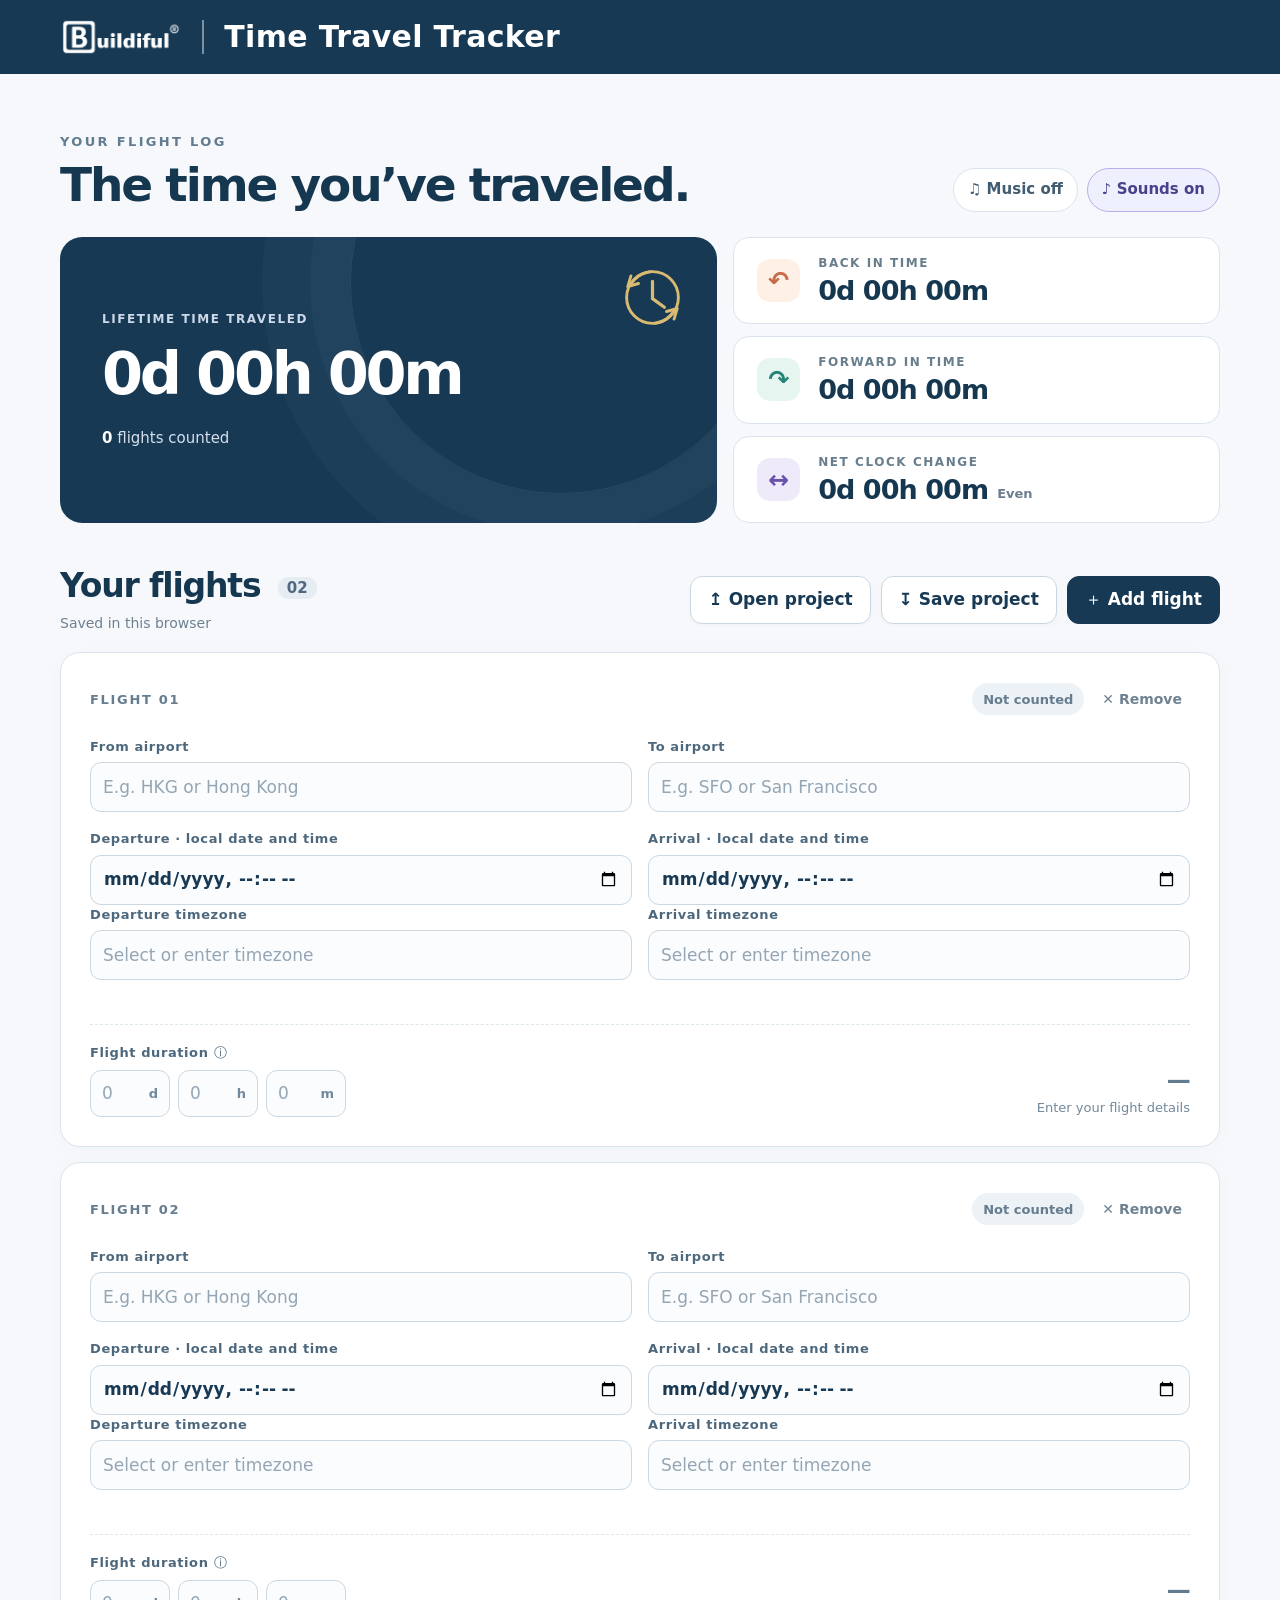
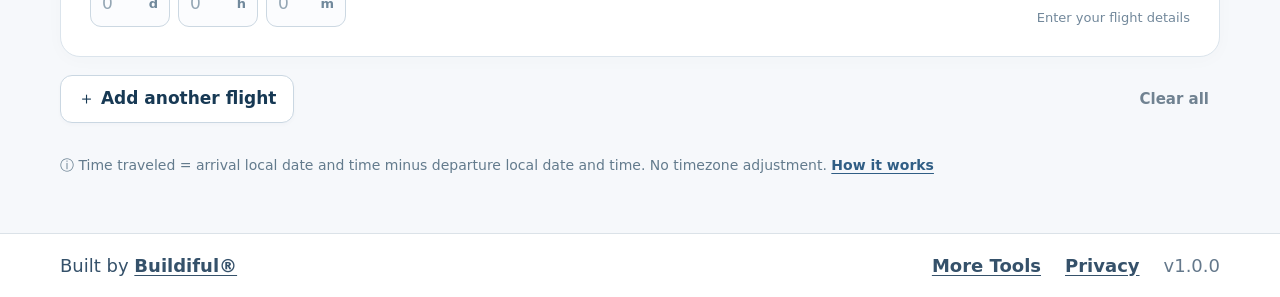
<file: index.html>
<!doctype html>
<html lang="en">
<head>
  <meta charset="utf-8">
  <meta name="viewport" content="width=device-width,initial-scale=1">
  <meta name="theme-color" content="#173954">
  <meta name="description" content="Time Travel Tracker by Buildiful® — keep a personal flight log and see how departure and arrival local clocks compare across timezones.">
  <title>Time Travel Tracker by Buildiful®</title>
  <link rel="icon" href="./assets/favicon.ico" sizes="any">
  <link rel="icon" type="image/png" sizes="32x32" href="./assets/favicon-32x32.png">
  <link rel="apple-touch-icon" href="./assets/apple-touch-icon.png">
  <link rel="stylesheet" href="./styles.css">
  <script defer src="./js/buildiful-analytics.js"
    data-measurement-id="G-TG14RBXLTF"
    data-tool-name="Time Travel Tracker"
    data-privacy-url="./privacy.html"
    data-events="flight_added,flight_removed,project_saved,project_opened,log_cleared,music_enabled"></script>
  <script defer src="./js/airports.js"></script>
  <script defer src="./js/time.js"></script>
  <script defer src="./js/app.js"></script>
</head>
<body>
  <div class="page">
    <header class="header">
      <div class="header-inner">
        <a class="brand" href="https://buildiful.com/" aria-label="Buildiful® website">
          <img src="./assets/buildiful-logo-white.png" alt="Buildiful®">
        </a>
        <span class="divider" aria-hidden="true"></span>
        <a class="tool-name" href="https://buildiful.github.io/time-travel-tracker/" aria-current="page">Time Travel Tracker</a>
      </div>
    </header>

    <main class="main tracker-main">
      <section class="overview" aria-labelledby="overviewHeading">
        <div class="overview-top">
          <div>
            <p class="eyebrow">YOUR FLIGHT LOG</p>
            <h1 id="overviewHeading">The time you’ve traveled.</h1>
          </div>
          <div class="audio-controls" aria-label="Audio controls">
            <button class="audio-button" type="button" id="musicToggle" aria-pressed="false" title="Play original four-minute upbeat instrumental music">♫ Music off</button>
            <button class="audio-button" type="button" id="sfxToggle" aria-pressed="true" title="Toggle sound effects">♪ Sounds on</button>
          </div>
        </div>
        <div class="stats-grid">
          <div class="stat-primary">
            <div class="stat-primary-icon" aria-hidden="true">
              <svg viewBox="0 0 64 64" fill="none"><circle cx="32" cy="32" r="24" stroke="currentColor" stroke-width="2.7"/><path d="M32 17v16l11 8" stroke="currentColor" stroke-width="3" stroke-linecap="round"/><path d="M12 12l-3 10 10-3M52 52l3-10-10 3" stroke="currentColor" stroke-width="2.7" stroke-linecap="round" stroke-linejoin="round"/><path d="M12 20c4-7 9-10 18-12M52 44c-4 7-9 10-18 12" stroke="currentColor" stroke-width="2.7" stroke-linecap="round"/></svg>
            </div>
            <p class="stat-label">LIFETIME TIME TRAVELED</p>
            <div class="stat-total" id="totalTime" aria-live="polite">0d 00h 00m</div>
            <p class="stat-footnote"><strong id="flightCount">0</strong> flights counted</p>
          </div>
          <div class="stat-side">
            <div class="mini-stat mini-backward"><span class="mini-icon" aria-hidden="true">↶</span><div><p class="stat-label">BACK IN TIME</p><strong id="backTime">0d 00h 00m</strong></div></div>
            <div class="mini-stat mini-forward"><span class="mini-icon" aria-hidden="true">↷</span><div><p class="stat-label">FORWARD IN TIME</p><strong id="forwardTime">0d 00h 00m</strong></div></div>
            <div class="mini-stat mini-net"><span class="mini-icon" aria-hidden="true">↔</span><div><p class="stat-label">NET CLOCK CHANGE</p><strong id="netTime">0d 00h 00m</strong><span class="net-direction" id="netDirection">Even</span></div></div>
          </div>
        </div>
      </section>

      <section class="log-section" aria-labelledby="flightsHeading">
        <div class="log-header">
          <div>
            <h2 id="flightsHeading">Your flights <span id="entryCount" class="entry-count">02</span></h2>
            <p class="save-status" id="saveStatus" role="status">Saved in this browser</p>
          </div>
          <div class="log-actions">
            <button class="button-secondary" id="openProject" type="button"><span aria-hidden="true">↥</span> Open project</button>
            <button class="button-secondary" id="saveProject" type="button"><span aria-hidden="true">↧</span> Save project</button>
            <button class="button-primary" id="addFlight" type="button"><span aria-hidden="true">＋</span> Add flight</button>
          </div>
        </div>
        <div id="flightList" class="flight-list" aria-live="off"></div>
        <div class="log-bottom">
          <button class="button-secondary add-more" id="addFlightBottom" type="button">＋ Add another flight</button>
          <button class="button-quiet" id="clearAll" type="button">Clear all</button>
        </div>
      </section>
      <p class="calculation-note"><span aria-hidden="true">ⓘ</span> Time traveled = arrival local date and time minus departure local date and time. No timezone adjustment. <button type="button" class="text-link" id="showMethod">How it works</button></p>
      <div class="method" id="methodDetails" hidden>
        <p>For each cross-timezone flight, the tracker subtracts the departure local calendar date and clock time from the arrival local date and clock time, without applying a timezone offset. A negative result is backward; a positive result is forward. The lifetime total adds the absolute results, and net is forward minus backward. Timezones and daylight saving rules are used only to verify actual flight duration and cross-timezone eligibility.</p>
        <p>Example: HKG on December 25 at 06:00 to SFO on December 25 at 02:00 is 4 hours back on the local clocks. The actual flight took 12 hours, but the clock result stays −4 hours. When daylight saving makes a clock time repeat, choose the correct occurrence. This is a personal log, not a flight schedule verifier.</p>
      </div>
    </main>

    <footer class="footer">
      <div class="footer-inner">
        <span>Built by <a href="https://buildiful.com/">Buildiful®</a></span>
        <nav class="footer-links" aria-label="Footer">
          <a href="https://buildiful.github.io/">More Tools</a>
          <a href="./privacy.html">Privacy</a>
          <span>v1.0.0</span>
        </nav>
      </div>
    </footer>
  </div>
  <datalist id="airportSuggestions"></datalist>
  <input id="projectFile" type="file" accept=".json,application/json" hidden aria-label="Choose a Time Travel Tracker project file">
  <audio id="bgMusic" src="./assets/audio/sunny-skies.mp3" loop preload="none"></audio>
  <div id="toast" class="toast" role="status" aria-live="polite"></div>
  <div id="analyticsConsentRoot"></div>
</body>
</html>
</file>
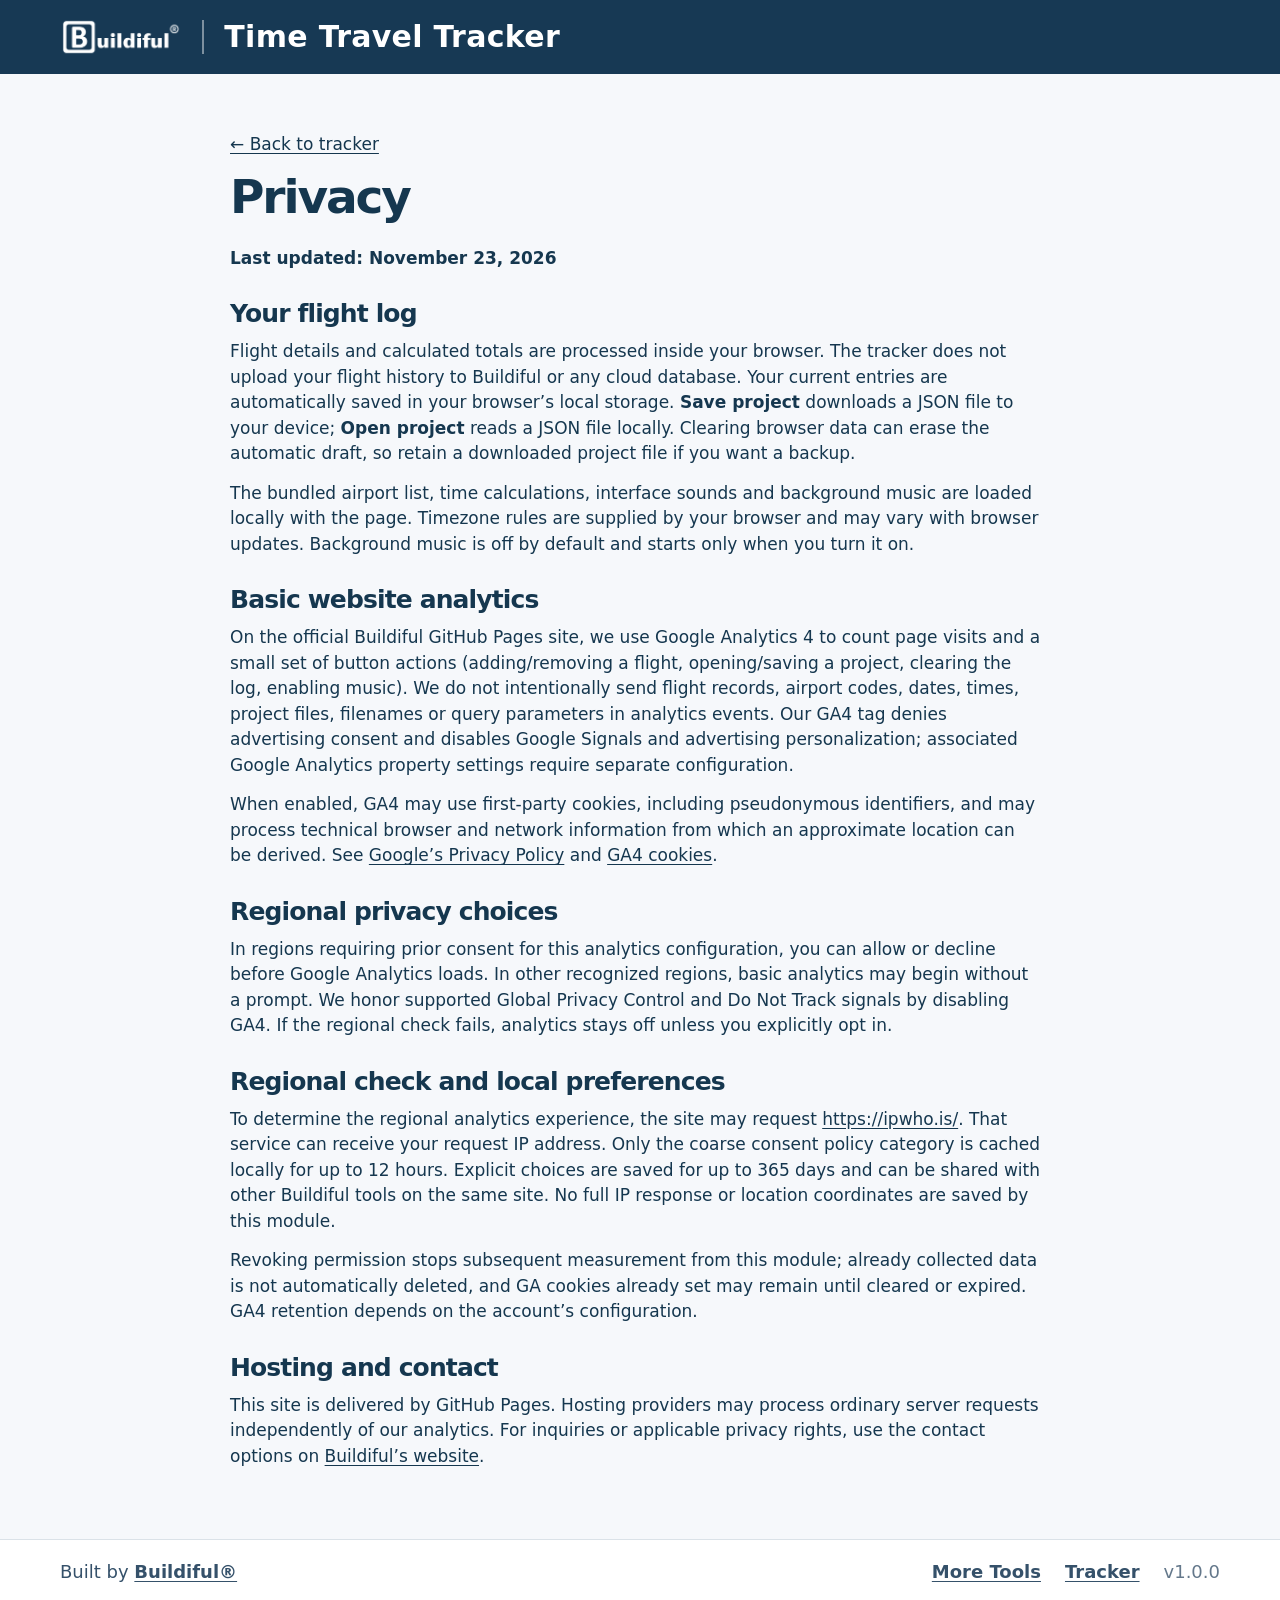
<file: privacy.html>
<!doctype html>
<html lang="en">
<head>
  <meta charset="utf-8">
  <meta name="viewport" content="width=device-width,initial-scale=1">
  <meta name="theme-color" content="#173954">
  <meta name="description" content="Privacy information for Time Travel Tracker by Buildiful®.">
  <title>Privacy | Time Travel Tracker by Buildiful®</title>
  <link rel="icon" href="./assets/favicon.ico" sizes="any">
  <link rel="apple-touch-icon" href="./assets/apple-touch-icon.png">
  <link rel="stylesheet" href="./styles.css">
  <script defer src="./js/buildiful-analytics.js"
    data-measurement-id="G-TG14RBXLTF"
    data-tool-name="Time Travel Tracker"
    data-privacy-url="./privacy.html"
    data-privacy-page="true"></script>
</head>
<body>
  <div class="page">
    <header class="header"><div class="header-inner">
      <a class="brand" href="https://buildiful.com/" aria-label="Buildiful® website"><img src="./assets/buildiful-logo-white.png" alt="Buildiful®"></a>
      <span class="divider" aria-hidden="true"></span>
      <a class="tool-name" href="https://buildiful.github.io/time-travel-tracker/">Time Travel Tracker</a>
    </div></header>
    <main class="main privacy-main">
      <p><a href="./">← Back to tracker</a></p>
      <h1>Privacy</h1>
      <p><strong>Last updated: November 23, 2026</strong></p>
      <h2>Your flight log</h2>
      <p>Flight details and calculated totals are processed inside your browser. The tracker does not upload your flight history to Buildiful or any cloud database. Your current entries are automatically saved in your browser’s local storage. <strong>Save project</strong> downloads a JSON file to your device; <strong>Open project</strong> reads a JSON file locally. Clearing browser data can erase the automatic draft, so retain a downloaded project file if you want a backup.</p>
      <p>The bundled airport list, time calculations, interface sounds and background music are loaded locally with the page. Timezone rules are supplied by your browser and may vary with browser updates. Background music is off by default and starts only when you turn it on.</p>
      <h2>Basic website analytics</h2>
      <p>On the official Buildiful GitHub Pages site, we use Google Analytics 4 to count page visits and a small set of button actions (adding/removing a flight, opening/saving a project, clearing the log, enabling music). We do not intentionally send flight records, airport codes, dates, times, project files, filenames or query parameters in analytics events. Our GA4 tag denies advertising consent and disables Google Signals and advertising personalization; associated Google Analytics property settings require separate configuration.</p>
      <p>When enabled, GA4 may use first-party cookies, including pseudonymous identifiers, and may process technical browser and network information from which an approximate location can be derived. See <a href="https://policies.google.com/privacy">Google’s Privacy Policy</a> and <a href="https://support.google.com/analytics/answer/11397207">GA4 cookies</a>.</p>
      <h2>Regional privacy choices</h2>
      <p>In regions requiring prior consent for this analytics configuration, you can allow or decline before Google Analytics loads. In other recognized regions, basic analytics may begin without a prompt. We honor supported Global Privacy Control and Do Not Track signals by disabling GA4. If the regional check fails, analytics stays off unless you explicitly opt in.</p>
      <div id="analyticsManageWrap" hidden><button type="button" id="analyticsManage">Manage analytics</button></div>
      <h2>Regional check and local preferences</h2>
      <p>To determine the regional analytics experience, the site may request <a href="https://ipwho.is/">https://ipwho.is/</a>. That service can receive your request IP address. Only the coarse consent policy category is cached locally for up to 12 hours. Explicit choices are saved for up to 365 days and can be shared with other Buildiful tools on the same site. No full IP response or location coordinates are saved by this module.</p>
      <p>Revoking permission stops subsequent measurement from this module; already collected data is not automatically deleted, and GA cookies already set may remain until cleared or expired. GA4 retention depends on the account’s configuration.</p>
      <h2>Hosting and contact</h2>
      <p>This site is delivered by GitHub Pages. Hosting providers may process ordinary server requests independently of our analytics. For inquiries or applicable privacy rights, use the contact options on <a href="https://buildiful.com/">Buildiful’s website</a>.</p>
    </main>
    <footer class="footer"><div class="footer-inner">
      <span>Built by <a href="https://buildiful.com/">Buildiful®</a></span>
      <nav class="footer-links" aria-label="Footer"><a href="https://buildiful.github.io/">More Tools</a><a href="./">Tracker</a><span>v1.0.0</span></nav>
    </div></footer>
  </div>
  <div id="analyticsConsentRoot"></div>
</body>
</html>
</file>
<file: styles.css>
:root{font-family:system-ui,-apple-system,BlinkMacSystemFont,"Segoe UI",sans-serif;background:#f6f8fb;color:#15374f;font-size:17px;line-height:1.5;font-synthesis:none;--ink:#173954;--ink-soft:#50697d;--line:#dbe4ec;--purple:#6153a9;--gold:#d9ad51}
*{box-sizing:border-box}
html{min-height:100%;scroll-behavior:smooth}
body{margin:0;min-height:100vh}
a{color:inherit;text-underline-offset:3px}
button,input,select{font:inherit;min-height:48px}
button{cursor:pointer;border:1.5px solid transparent;border-radius:12px;padding:10px 17px;font-weight:730}
button:disabled{opacity:.5;cursor:not-allowed}
button:focus-visible,a:focus-visible,input:focus-visible,select:focus-visible{outline:3px solid #e5b956;outline-offset:3px}
.page{min-height:100vh;display:flex;flex-direction:column}
.header{background:#173954;color:#fff}
.header-inner,.footer-inner{width:min(1240px,100%);margin:auto;padding:18px clamp(18px,4vw,40px);display:flex;align-items:center;gap:20px;flex-wrap:wrap}
.brand,.tool-name{text-decoration:none;font-size:clamp(22px,2.8vw,30px);font-weight:750;letter-spacing:.01em;line-height:1.2}
.brand img{display:block;height:38px;width:auto;max-width:100%}
.divider{height:34px;width:2px;background:#ffffff70}
.tool-name:hover,.footer a:hover{text-decoration:underline}
.main{width:min(1240px,100%);margin:0 auto;flex:1;padding:clamp(25px,4.5vw,58px) clamp(18px,4vw,40px) 56px}
.footer{border-top:1px solid #dbe2e8;background:#fff;color:#35516a;font-size:18px}
.footer-inner{justify-content:space-between;gap:12px 24px}.footer-links{display:flex;gap:12px 24px;flex-wrap:wrap;align-items:center}
.footer a{font-weight:650}.footer-links span{color:#64788b}
.overview-top{display:flex;justify-content:space-between;align-items:flex-end;gap:20px;flex-wrap:wrap;margin-bottom:25px}
.eyebrow{margin:0 0 8px;color:#647c90;font-size:13px;letter-spacing:.18em;font-weight:800}
h1{font-size:clamp(29px,4.2vw,47px);letter-spacing:-.045em;line-height:1.12;margin:0;font-weight:790}
h2{font-size:clamp(25px,3.1vw,33px);letter-spacing:-.035em;margin:0;line-height:1.2}
.audio-controls{display:flex;gap:9px;flex-wrap:wrap}
.audio-button{background:#fff;color:#425c71;border:1.5px solid var(--line);font-size:15px;min-height:44px;padding:8px 14px;border-radius:30px}
.audio-button[aria-pressed="true"]{background:#eef0fd;border-color:#b8afe8;color:#4a418d}
.stats-grid{display:grid;grid-template-columns:minmax(0,1.35fr) minmax(300px,1fr);gap:16px}
.stat-primary{position:relative;overflow:hidden;min-height:274px;background:#173954;color:white;border-radius:22px;padding:clamp(24px,3.8vw,42px);display:flex;flex-direction:column;justify-content:center}
.stat-primary:before{content:"";position:absolute;right:-55px;top:-165px;width:420px;height:420px;border-radius:50%;border:1px solid #ffffff14;box-shadow:0 0 0 40px #ffffff07,0 0 0 88px #ffffff06;pointer-events:none}
.stat-primary-icon{position:absolute;right:30px;top:26px;width:69px;height:69px;color:#eec875;opacity:.9}
.stat-label{letter-spacing:.13em;font-size:12px;font-weight:850;margin:0 0 10px}
.stat-primary .stat-label{color:#cbd9e8}
.stat-total{position:relative;z-index:1;letter-spacing:-.055em;font-size:clamp(33px,4.8vw,59px);font-weight:830;font-variant-numeric:tabular-nums;line-height:1.22;white-space:normal;overflow-wrap:anywhere}
.stat-footnote{color:#d5dfec;font-size:15px;margin:17px 0 0}.stat-footnote strong{color:white}
.stat-side{display:flex;flex-direction:column;gap:12px}
.mini-stat{flex:1;display:flex;align-items:center;gap:18px;border:1px solid var(--line);background:white;border-radius:16px;padding:16px 23px;min-height:85px}
.mini-stat .stat-label{color:#687e8d;margin:0 0 3px}.mini-stat strong{font-variant-numeric:tabular-nums;font-size:clamp(20px,2.4vw,27px);letter-spacing:-.035em;line-height:1.15}
.mini-icon{width:43px;height:43px;border-radius:13px;display:grid;place-items:center;flex:0 0 auto;font-size:25px;font-weight:600}
.mini-backward .mini-icon{background:#fff0e5;color:#c76b49}.mini-forward .mini-icon{background:#e6f5f0;color:#258477}.mini-net .mini-icon{background:#eeeaf9;color:#6952ac}
.net-direction{display:inline-flex;margin-left:9px;color:#6d7e90;font-size:13px;font-weight:740;vertical-align:middle}
.log-section{margin-top:43px}.log-header{display:flex;justify-content:space-between;align-items:center;flex-wrap:wrap;gap:16px;margin:0 0 18px}
.entry-count{display:inline-flex;background:#e5ecf2;color:#4f6880;border-radius:999px;padding:2px 9px;vertical-align:middle;font-size:15px;letter-spacing:0;font-weight:780;margin-left:7px}
.save-status{font-size:14px;color:#6d8191;margin:7px 0 0}.log-actions{display:flex;gap:10px;flex-wrap:wrap}
.button-secondary{background:#fff;border-color:#cad7e2;color:#173954;box-shadow:0 2px 4px #17395406}.button-secondary:hover{background:#f0f5f8}
.button-primary{color:#fff;background:#173954;border-color:#173954}.button-primary:hover{background:#274d69}
.button-quiet{background:transparent;color:#708291;padding:8px 10px;border-color:transparent;font-size:15px}.button-quiet:hover{color:#ab4c47;background:#fff3f1}
.flight-list{display:grid;gap:15px}
.flight-card{background:white;border:1.5px solid var(--line);border-radius:20px;padding:clamp(18px,2.6vw,29px);box-shadow:0 3px 18px #1d456006}
.flight-card[data-state="invalid"],.flight-card[data-state="duration_mismatch"]{border-color:#ebbcaf}
.flight-top{display:flex;align-items:center;justify-content:space-between;gap:13px;flex-wrap:wrap;margin-bottom:20px}
.flight-index{color:#657d8e;font-size:13px;font-weight:820;letter-spacing:.13em}
.flight-top-end{display:flex;align-items:center;gap:10px;flex-wrap:wrap;margin-left:auto}
.flight-status{font-size:13px;border-radius:999px;background:#edf2f6;color:#667c8f;min-height:32px;display:inline-flex;align-items:center;padding:5px 11px;font-weight:750}
.flight-card[data-state="valid"] .flight-status{background:#eaf5f1;color:#2b796c}
.flight-card[data-state="invalid"] .flight-status,.flight-card[data-state="duration_mismatch"] .flight-status{background:#fff0e9;color:#a65a43}
.remove-flight{border:0;background:transparent;min-height:35px;color:#708393;font-size:14px;padding:5px 8px}
.remove-flight:hover{color:#b75550;background:#fff3f1}
.place-grid,.timing-grid{display:grid;grid-template-columns:1fr 1fr;gap:16px}
.field-label{display:block;font-size:13px;letter-spacing:.045em;font-weight:780;color:#4d687d;margin:0 0 6px}
.field-label small{color:#8da0ad;font-weight:500;letter-spacing:0}
.field-input{background:#fbfcfe;border:1.5px solid #ccd8e2;border-radius:11px;color:#173954;padding:10px 12px;min-width:0;width:100%;font-weight:600;min-height:50px}
.field-input::placeholder{color:#94a6b4;font-weight:500}
.field-input:hover{border-color:#a0b1c1}
.place-grid{margin-bottom:17px}.timing-grid{margin-bottom:19px}
.time-box{display:grid;grid-template-columns:minmax(0,1fr) minmax(170px,1fr);gap:10px}
.time-box input{font-size:15px;letter-spacing:0}
.time-box select{font-size:14px;font-weight:550;line-height:1.2;padding-right:8px}
.timezone-note{font-size:12px;color:#768a9b;display:block;min-height:20px;margin-top:5px}
.ambiguous-wrap{font-size:12px;margin-top:5px;color:#b56648;display:flex;align-items:center;gap:6px;flex-wrap:wrap}
.ambiguous-wrap select{font-size:12px;background:#fff8ec;border:1px solid #efd5b0;border-radius:5px;padding:3px 6px;min-height:30px}
.duration-footer{display:flex;gap:18px;justify-content:space-between;align-items:flex-end;border-top:1px dashed #dce6ed;padding-top:18px;flex-wrap:wrap}
.duration-label{font-size:13px;letter-spacing:.045em;color:#4d687d;font-weight:780;margin-bottom:7px}
.duration-inputs{display:flex;gap:8px}
.duration-cell{position:relative;display:flex;align-items:center}
.duration-cell .field-input{width:80px;min-height:47px;padding:8px 30px 8px 11px;font-size:17px}
.duration-unit{position:absolute;right:12px;color:#71899c;font-size:13px;pointer-events:none;font-weight:750}
.flight-math{text-align:right;max-width:500px;min-width:min(100%,220px)}
.flight-math strong{font-size:24px;letter-spacing:-.035em;font-variant-numeric:tabular-nums;display:block;line-height:1.25}
.flight-math .negative{color:#c76b49}.flight-math .positive{color:#258477}.flight-math .neutral{color:#637b8e}
.flight-explain{font-size:13px;color:#72889b;line-height:1.4;margin:4px 0 0}
.flight-explain button{font-size:12px;min-height:28px;padding:4px 9px;border-radius:7px;border-color:#bacddb;background:#fff;color:#345b72;margin-left:6px}
.log-bottom{display:flex;justify-content:space-between;align-items:center;gap:15px;margin-top:18px;flex-wrap:wrap}
.calculation-note{font-size:14px;color:#637b8d;margin:32px 0 0;line-height:1.55}
.text-link{font-weight:700;min-height:0;border:0;background:none;padding:0;color:#305e85;text-decoration:underline;text-underline-offset:3px;font-size:inherit}
.method{background:#eef3f8;color:#486176;border-left:3px solid #91a9c3;border-radius:8px;padding:14px 20px;font-size:15px;margin-top:12px;max-width:900px}.method p{margin:0 0 10px}.method p:last-child{margin-bottom:0}
.toast{position:fixed;bottom:24px;left:50%;transform:translate(-50%,15px);background:#173954;color:white;padding:11px 20px;border-radius:13px;box-shadow:0 12px 28px #17395438;font-weight:650;font-size:15px;opacity:0;pointer-events:none;transition:opacity .2s,transform .2s;z-index:20;max-width:calc(100vw - 30px)}
.toast.visible{opacity:1;transform:translate(-50%,0)}
.privacy-main{max-width:900px}.privacy-main h1{margin:0 0 22px}.privacy-main h2{margin:28px 0 10px;font-size:25px}.privacy-main p{font-size:17px;margin:0 0 14px;max-width:75ch}
#analyticsManageWrap{margin:22px 0}#analyticsManageWrap[hidden]{display:none!important}
#analyticsManage{background:#173954;color:white}
@media(max-width:1010px){.stats-grid{grid-template-columns:1fr}.stat-side{display:grid;grid-template-columns:repeat(3,minmax(0,1fr))}.mini-stat{gap:10px;padding:15px}.mini-stat strong{font-size:22px}.mini-icon{width:35px;height:35px}}
@media(max-width:780px){.time-box{grid-template-columns:1fr}.time-box select{min-width:0}.stat-side{grid-template-columns:1fr}.mini-stat{min-height:74px}.mini-stat strong{font-size:24px}}
@media(max-width:620px){.header-inner{gap:12px}.divider{height:25px}.brand,.tool-name{font-size:23px}.header-inner .brand img{height:29px}.footer-inner{align-items:flex-start;flex-direction:column}.overview-top{align-items:flex-start}.stats-grid{gap:12px}.stat-primary{min-height:220px}.stat-primary-icon{width:48px;height:48px;right:20px;top:19px}.place-grid,.timing-grid{grid-template-columns:1fr;gap:13px}.time-box{grid-template-columns:minmax(0,1fr) minmax(150px,1fr)}.duration-footer{align-items:flex-start}.flight-math{text-align:left;min-width:100%}.flight-top{align-items:flex-start}.log-actions{width:100%}.log-actions button{flex:1;font-size:14px;padding:9px 10px}.log-header{align-items:flex-start}.flight-card{border-radius:15px}.duration-cell .field-input{width:76px}}
@media(max-width:400px){.time-box{grid-template-columns:1fr}.duration-cell .field-input{width:69px}.duration-inputs{gap:5px}.log-actions button{flex-basis:44%}}
@media(prefers-reduced-motion:reduce){html{scroll-behavior:auto}.toast{transition:none}}
.ambiguous-wrap[hidden]{display:none!important}
</file>
